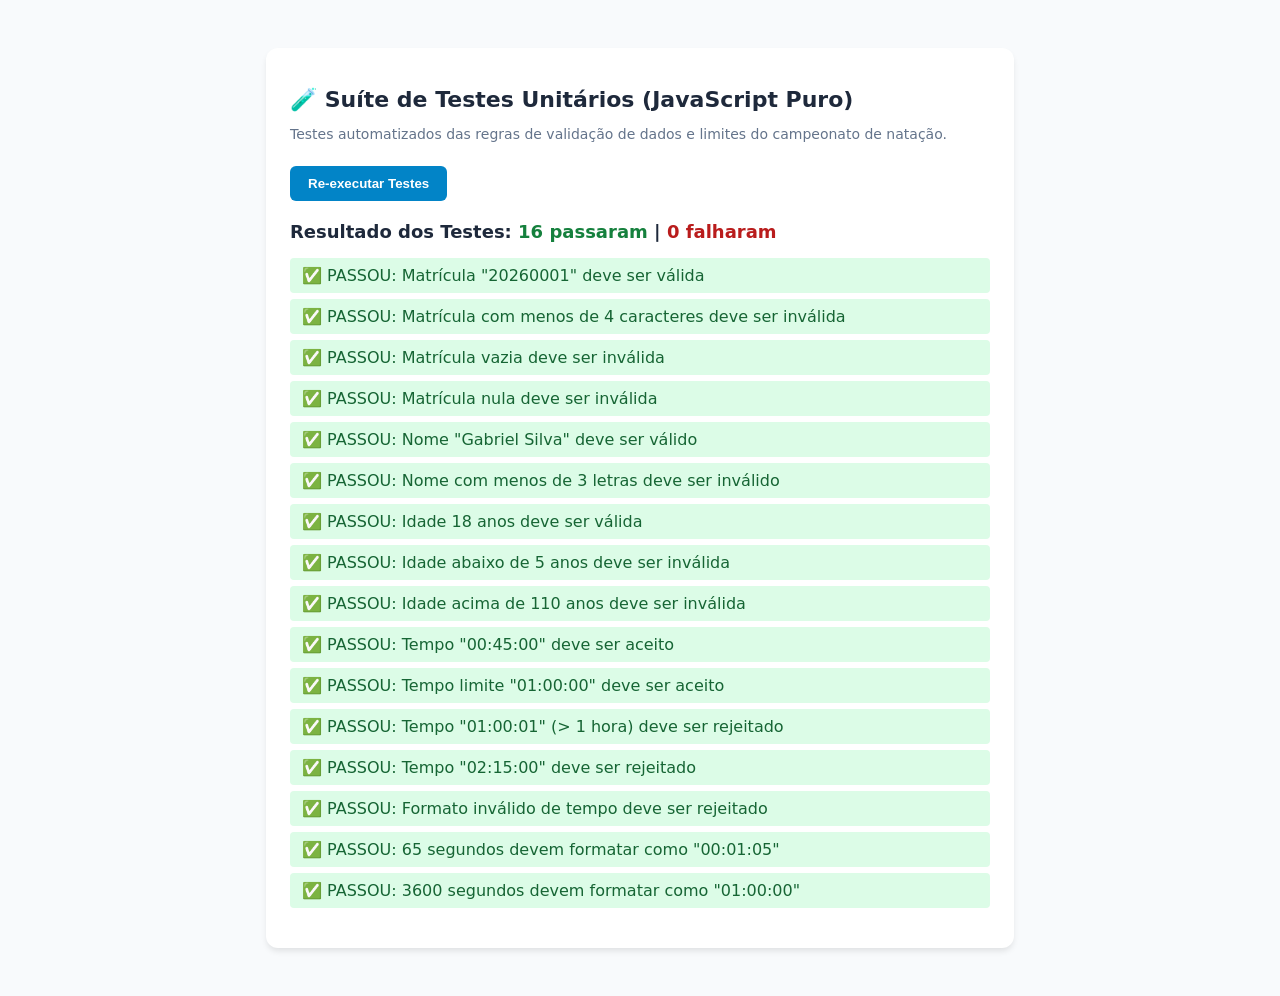
<file: frontend/tests/test-runner.html>
<!DOCTYPE html>
<html lang="pt-BR">
<head>
  <meta charset="UTF-8">
  <title>Execução de Testes Unitários - Frontend Natação</title>
  <style>
    body {
      font-family: system-ui, -apple-system, sans-serif;
      background: #f8fafc;
      padding: 40px;
      color: #1e293b;
    }
    .container {
      max-width: 700px;
      margin: 0 auto;
      background: #ffffff;
      border-radius: 12px;
      padding: 24px;
      box-shadow: 0 4px 6px -1px rgb(0 0 0 / 0.1);
    }
    h1 {
      font-size: 22px;
      margin-bottom: 8px;
    }
    p {
      color: #64748b;
      font-size: 14px;
      margin-bottom: 24px;
    }
    .btn-run {
      background: #0284c7;
      color: #fff;
      border: none;
      padding: 10px 18px;
      font-weight: 600;
      border-radius: 6px;
      cursor: pointer;
      margin-bottom: 20px;
    }
    .btn-run:hover {
      background: #0369a1;
    }
  </style>
</head>
<body>
  <div class="container">
    <h1>🧪 Suíte de Testes Unitários (JavaScript Puro)</h1>
    <p>Testes automatizados das regras de validação de dados e limites do campeonato de natação.</p>
    <button class="btn-run" id="btn-execute">Re-executar Testes</button>
    <div id="test-reporter">Carregando testes...</div>
  </div>

  <script type="module">
    import { runTests } from './validators.test.js';

    const reporterEl = document.getElementById('test-reporter');
    const btnExecute = document.getElementById('btn-execute');

    runTests(reporterEl);
    btnExecute.addEventListener('click', () => runTests(reporterEl));
  </script>
</body>
</html>
</file>
